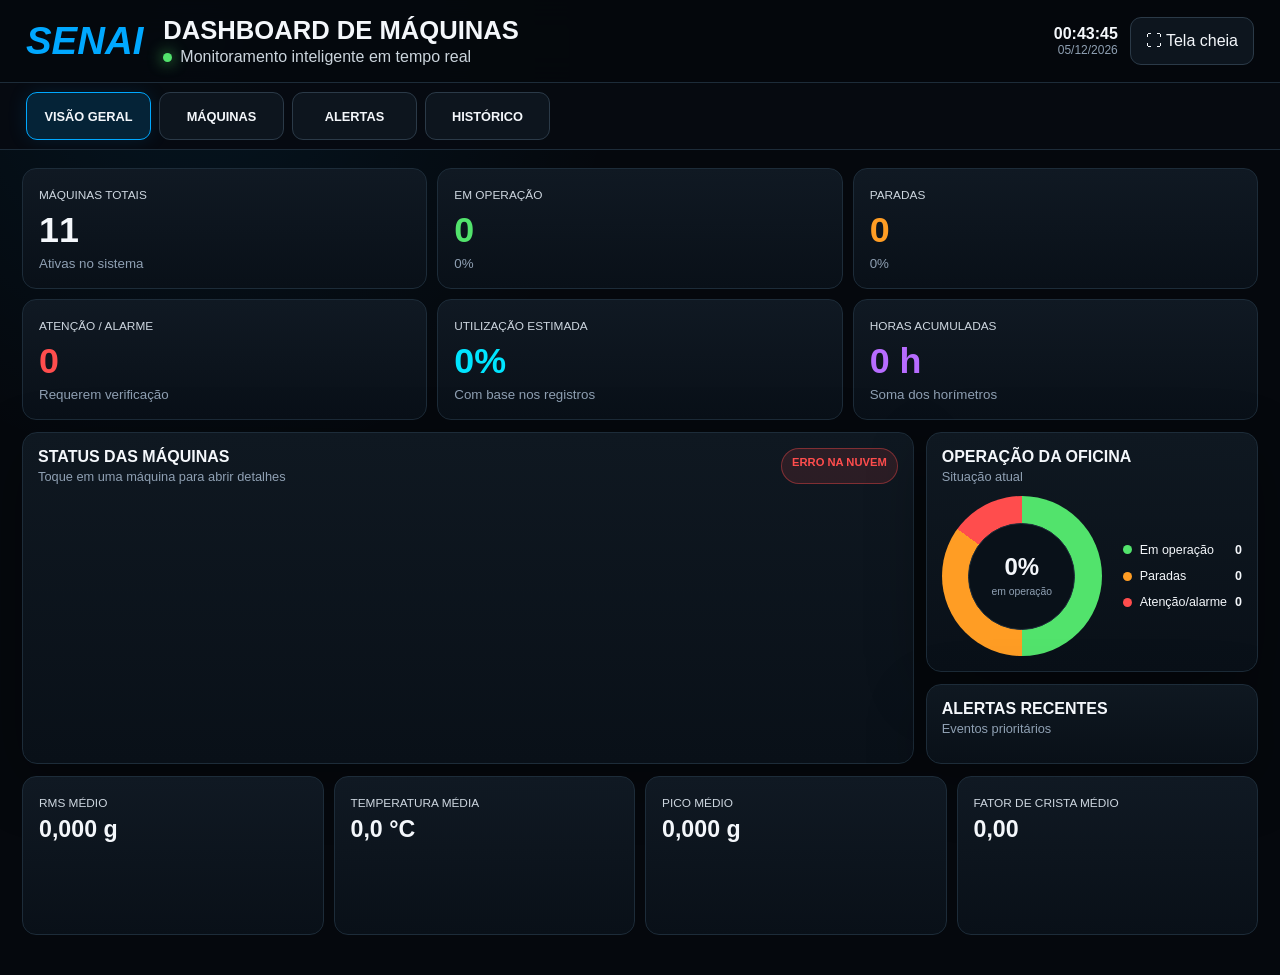
<file: index.html>
<!DOCTYPE html><html lang="pt-BR"><head><meta charset="UTF-8"><meta name="viewport" content="width=device-width,initial-scale=1,viewport-fit=cover"><meta name="theme-color" content="#05080d"><title>SENAI | Monitoramento Inteligente</title><link rel="stylesheet" href="style.css?v=2.1.0"></head><body><div class="gridbg"></div><header class="top"><div class="brand"><b>SENAI</b><div><h1>Dashboard de Máquinas</h1><p><span class="dot"></span>Monitoramento inteligente em tempo real</p></div></div><div class="actions"><div class="clock"><strong id="clock">--:--:--</strong><span id="date">--/--/----</span></div><button id="full">⛶ Tela cheia</button></div></header><nav><button class="nav active" data-view="overview">Visão geral</button><button class="nav" data-view="machines">Máquinas</button><button class="nav" data-view="alerts">Alertas</button><button class="nav" data-view="history">Histórico</button></nav><main><section id="overview" class="view active"><div class="kpis"><article><span>Máquinas totais</span><strong id="kTotal">11</strong><small>Ativas no sistema</small></article><article class="g"><span>Em operação</span><strong id="kRun">0</strong><small id="kRunP">0%</small></article><article class="o"><span>Paradas</span><strong id="kStop">0</strong><small id="kStopP">0%</small></article><article class="r"><span>Atenção / Alarme</span><strong id="kAlert">0</strong><small>Requerem verificação</small></article><article class="c"><span>Utilização estimada</span><strong id="kUtil">0%</strong><small>Com base nos registros</small></article><article class="v"><span>Horas acumuladas</span><strong id="kHours">0 h</strong><small>Soma dos horímetros</small></article></div><div class="layout"><section class="panel"><div class="head"><div><h2>Status das máquinas</h2><p>Toque em uma máquina para abrir detalhes</p></div><span id="cloud" class="badge">DEMO</span></div><div id="machineGrid" class="machine-grid"></div></section><aside><section class="panel"><div class="head"><div><h2>Operação da oficina</h2><p>Situação atual</p></div></div><div class="donutRow"><div id="donut" class="donut"><div><strong id="donutPct">0%</strong><span>em operação</span></div></div><div class="legend"><p><i class="lg"></i>Em operação <b id="lRun">0</b></p><p><i class="lo"></i>Paradas <b id="lStop">0</b></p><p><i class="lr"></i>Atenção/alarme <b id="lAlert">0</b></p></div></div></section><section class="panel"><div class="head"><div><h2>Alertas recentes</h2><p>Eventos prioritários</p></div></div><div id="recentAlerts"></div></section></aside></div><div class="mini"><article><span>RMS médio</span><strong id="avgRms">0,000 g</strong><canvas id="sRms"></canvas></article><article><span>Temperatura média</span><strong id="avgTemp">-- °C</strong><canvas id="sTemp"></canvas></article><article><span>Pico médio</span><strong id="avgPeak">0,000 g</strong><canvas id="sPeak"></canvas></article><article><span>Fator de crista médio</span><strong id="avgCrest">0,00</strong><canvas id="sCrest"></canvas></article></div></section><section id="machines" class="view"><section class="panel"><div class="head"><div><h2>Máquinas monitoradas</h2><p>Selecione uma máquina</p></div></div><div id="machineGridLarge" class="machine-grid large"></div></section></section><section id="alerts" class="view"><section class="panel"><div class="head"><div><h2>Central de alertas</h2><p>Condição calculada pelos limites configurados</p></div></div><div id="alertsTable" class="table"></div></section></section><section id="history" class="view"><section class="panel"><div class="head"><div><h2>Histórico geral</h2><p>Últimos registros recebidos</p></div></div><div id="historyTable" class="table"></div></section></section></main><div id="modal" class="modal hidden"><div class="modalCard"><div class="modalHead"><div><small>DETALHAMENTO</small><h2 id="mTitle">Máquina</h2></div><button id="close">✕ Fechar</button></div><div class="detailKpis"><article><span>Status</span><strong id="dStatus">--</strong></article><article><span>Horímetro</span><strong id="dHours">--</strong></article><article><span>RMS</span><strong id="dRms">--</strong></article><article><span>Pico</span><strong id="dPeak">--</strong></article><article><span>Crest</span><strong id="dCrest">--</strong></article><article><span>Temperatura</span><strong id="dTemp">--</strong></article></div><div class="charts"><section class="panel"><h3>Vibração RMS</h3><canvas id="rmsChart"></canvas></section><section class="panel"><h3>Temperatura</h3><canvas id="tempChart"></canvas></section></div><section class="panel"><h3>Últimos registros</h3><div id="machineHistory" class="table"></div></section></div></div><script src="app.js?v=2.2.0"></script></body></html>
</file>
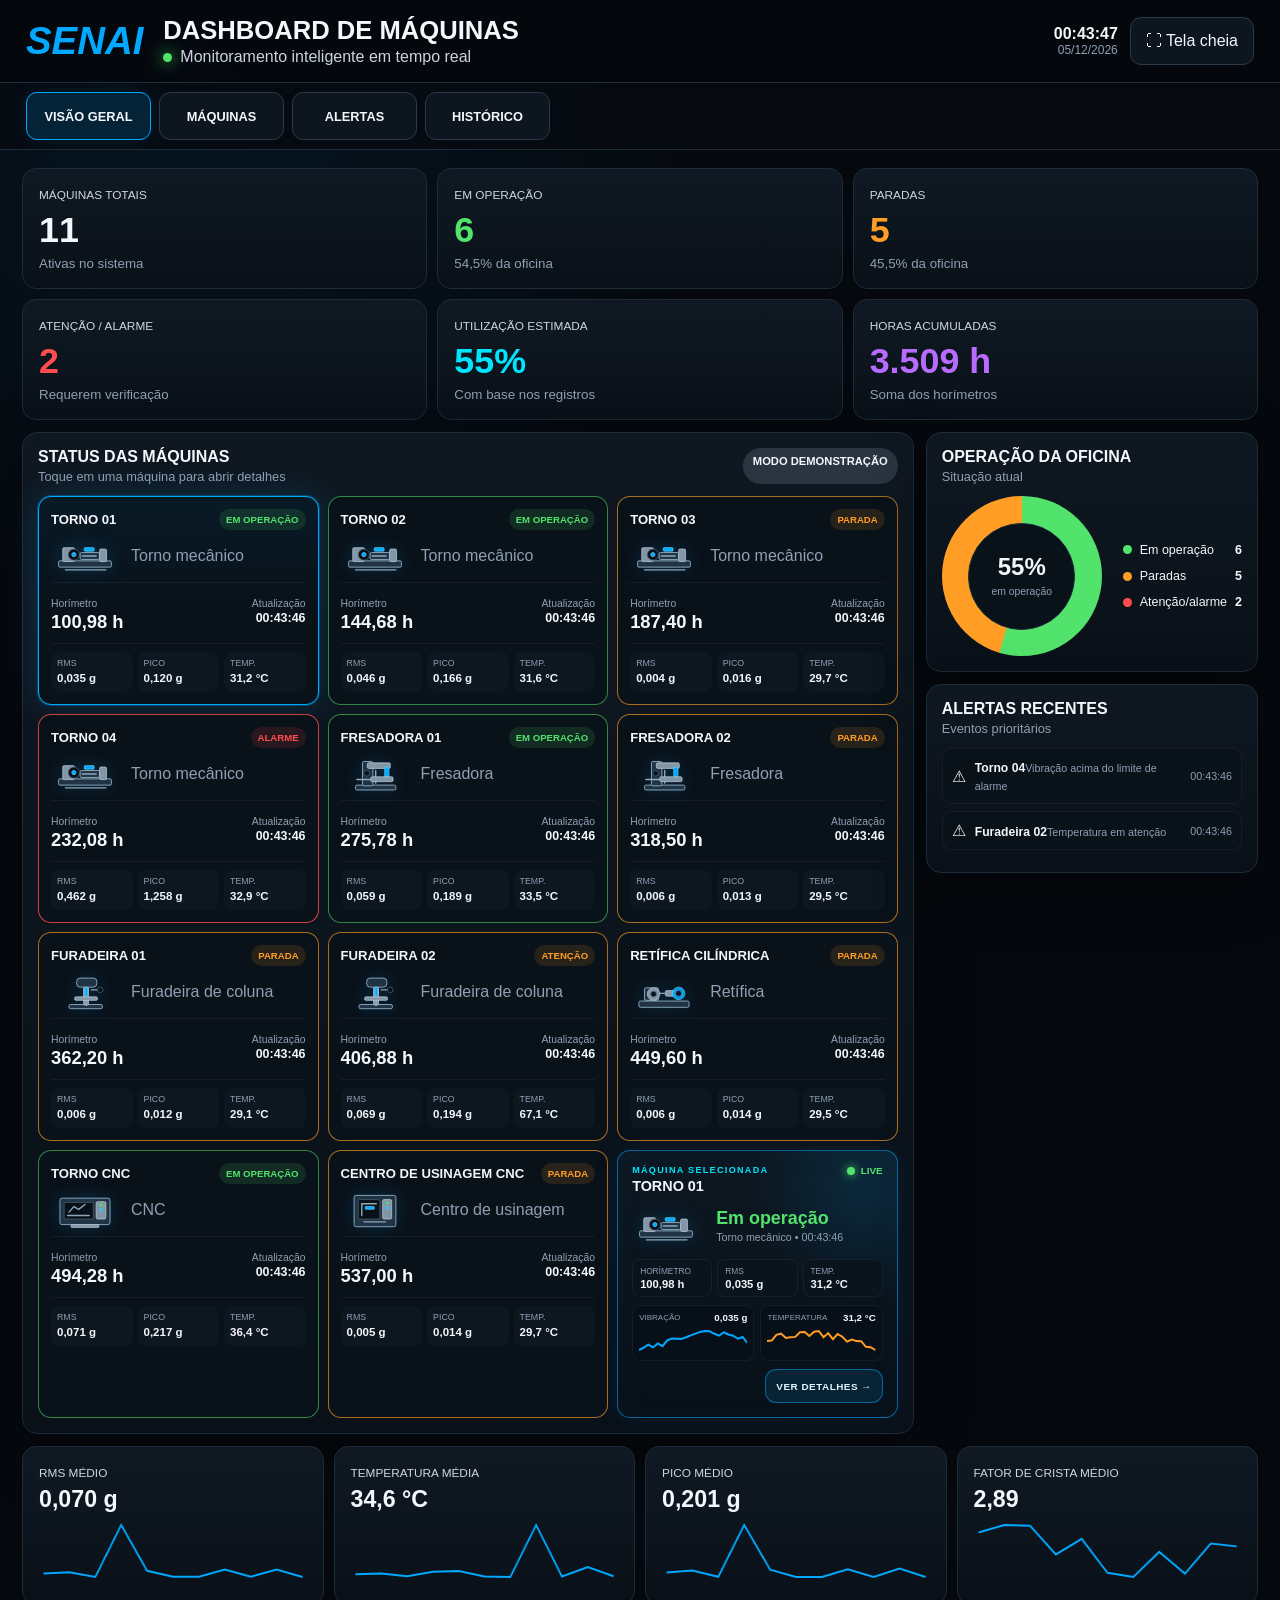
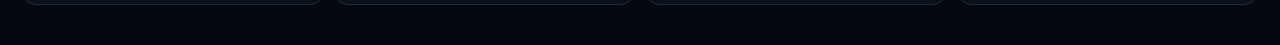
<file: simulacao/index.html>
<!DOCTYPE html><html lang="pt-BR"><head><meta charset="UTF-8"><meta name="viewport" content="width=device-width,initial-scale=1,viewport-fit=cover"><meta name="theme-color" content="#05080d"><title>SENAI | Monitoramento Inteligente</title><link rel="stylesheet" href="style.css"></head><body><div class="gridbg"></div><header class="top"><div class="brand"><b>SENAI</b><div><h1>Dashboard de Máquinas</h1><p><span class="dot"></span>Monitoramento inteligente em tempo real</p></div></div><div class="actions"><div class="clock"><strong id="clock">--:--:--</strong><span id="date">--/--/----</span></div><button id="full">⛶ Tela cheia</button></div></header><nav><button class="nav active" data-view="overview">Visão geral</button><button class="nav" data-view="machines">Máquinas</button><button class="nav" data-view="alerts">Alertas</button><button class="nav" data-view="history">Histórico</button></nav><main><section id="overview" class="view active"><div class="kpis"><article><span>Máquinas totais</span><strong id="kTotal">11</strong><small>Ativas no sistema</small></article><article class="g"><span>Em operação</span><strong id="kRun">0</strong><small id="kRunP">0%</small></article><article class="o"><span>Paradas</span><strong id="kStop">0</strong><small id="kStopP">0%</small></article><article class="r"><span>Atenção / Alarme</span><strong id="kAlert">0</strong><small>Requerem verificação</small></article><article class="c"><span>Utilização estimada</span><strong id="kUtil">0%</strong><small>Com base nos registros</small></article><article class="v"><span>Horas acumuladas</span><strong id="kHours">0 h</strong><small>Soma dos horímetros</small></article></div><div class="layout"><section class="panel"><div class="head"><div><h2>Status das máquinas</h2><p>Toque em uma máquina para abrir detalhes</p></div><span id="cloud" class="badge">DEMO</span></div><div id="machineGrid" class="machine-grid"></div></section><aside><section class="panel"><div class="head"><div><h2>Operação da oficina</h2><p>Situação atual</p></div></div><div class="donutRow"><div id="donut" class="donut"><div><strong id="donutPct">0%</strong><span>em operação</span></div></div><div class="legend"><p><i class="lg"></i>Em operação <b id="lRun">0</b></p><p><i class="lo"></i>Paradas <b id="lStop">0</b></p><p><i class="lr"></i>Atenção/alarme <b id="lAlert">0</b></p></div></div></section><section class="panel"><div class="head"><div><h2>Alertas recentes</h2><p>Eventos prioritários</p></div></div><div id="recentAlerts"></div></section></aside></div><div class="mini"><article><span>RMS médio</span><strong id="avgRms">0,000 g</strong><canvas id="sRms"></canvas></article><article><span>Temperatura média</span><strong id="avgTemp">-- °C</strong><canvas id="sTemp"></canvas></article><article><span>Pico médio</span><strong id="avgPeak">0,000 g</strong><canvas id="sPeak"></canvas></article><article><span>Fator de crista médio</span><strong id="avgCrest">0,00</strong><canvas id="sCrest"></canvas></article></div></section><section id="machines" class="view"><section class="panel"><div class="head"><div><h2>Máquinas monitoradas</h2><p>Selecione uma máquina</p></div></div><div id="machineGridLarge" class="machine-grid large"></div></section></section><section id="alerts" class="view"><section class="panel"><div class="head"><div><h2>Central de alertas</h2><p>Condição calculada pelos limites configurados</p></div></div><div id="alertsTable" class="table"></div></section></section><section id="history" class="view"><section class="panel"><div class="head"><div><h2>Histórico geral</h2><p>Últimos registros recebidos</p></div></div><div id="historyTable" class="table"></div></section></section></main><div id="modal" class="modal hidden"><div class="modalCard"><div class="modalHead"><div><small>DETALHAMENTO</small><h2 id="mTitle">Máquina</h2></div><button id="close">✕ Fechar</button></div><div class="detailKpis"><article><span>Status</span><strong id="dStatus">--</strong></article><article><span>Horímetro</span><strong id="dHours">--</strong></article><article><span>RMS</span><strong id="dRms">--</strong></article><article><span>Pico</span><strong id="dPeak">--</strong></article><article><span>Crest</span><strong id="dCrest">--</strong></article><article><span>Temperatura</span><strong id="dTemp">--</strong></article></div><div class="charts"><section class="panel"><h3>Vibração RMS</h3><canvas id="rmsChart"></canvas></section><section class="panel"><h3>Temperatura</h3><canvas id="tempChart"></canvas></section></div><section class="panel"><h3>Últimos registros</h3><div id="machineHistory" class="table"></div></section></div></div><script src="app.js"></script></body></html>
</file>
<file: style.css>
:root{--bg:#05080d;--panel:#0b131c;--line:#1d2c39;--txt:#f4f7fb;--muted:#8fa0b3;--blue:#00a8ff;--cyan:#00e5ff;--green:#52e36c;--orange:#ff9d24;--red:#ff4d4d;--violet:#b76cff}*{box-sizing:border-box}body{margin:0;min-width:320px;font-family:Segoe UI,Arial,sans-serif;background:radial-gradient(circle at 15% 5%,rgba(0,168,255,.08),transparent 30%),var(--bg);color:var(--txt)}button{font:inherit}.gridbg{position:fixed;inset:0;pointer-events:none;opacity:.16;background-image:linear-gradient(rgba(255,255,255,.025) 1px,transparent 1px),linear-gradient(90deg,rgba(255,255,255,.025) 1px,transparent 1px);background-size:40px 40px}.top{position:sticky;top:0;z-index:20;display:flex;justify-content:space-between;align-items:center;gap:20px;padding:16px 26px;background:rgba(5,8,13,.9);border-bottom:1px solid var(--line);backdrop-filter:blur(16px)}.brand{display:flex;gap:20px;align-items:center}.brand>b{font-size:clamp(1.8rem,3vw,3.3rem);font-style:italic;color:var(--blue)}h1{margin:0;font-size:clamp(1.2rem,2vw,2.1rem);text-transform:uppercase}.brand p{margin:3px 0 0;color:#cbd4dc}.dot{display:inline-block;width:9px;height:9px;border-radius:50%;background:var(--green);margin-right:8px;box-shadow:0 0 15px var(--green)}.actions{display:flex;gap:12px;align-items:center}.clock{text-align:right}.clock strong,.clock span{display:block}.clock span{font-size:.75rem;color:var(--muted)}button{min-height:48px;padding:11px 15px;border:1px solid #2b3a48;border-radius:11px;color:var(--txt);background:#0d151e;cursor:pointer}nav{position:sticky;top:83px;z-index:19;display:flex;gap:8px;padding:9px 26px;background:rgba(7,11,17,.95);border-bottom:1px solid var(--line);overflow:auto}.nav{min-width:125px;text-transform:uppercase;font-size:.8rem;font-weight:700}.nav.active{border-color:var(--blue);background:rgba(0,168,255,.16);box-shadow:0 0 20px rgba(0,168,255,.12)}main{position:relative;z-index:1;max-width:2300px;margin:auto;padding:18px 22px 40px}.view{display:none}.view.active{display:block}.kpis{display:grid;grid-template-columns:repeat(6,1fr);gap:10px;margin-bottom:12px}.kpis article,.mini article,.detailKpis article{padding:16px;border:1px solid var(--line);border-radius:14px;background:linear-gradient(#101923,#091018)}.kpis span,.mini span,.detailKpis span{font-size:.74rem;color:#cdd6df;text-transform:uppercase}.kpis strong{display:block;font-size:clamp(1.8rem,2.8vw,3rem);margin:7px 0 3px}.kpis small{color:var(--muted)}.kpis .g{color:var(--green)}.kpis .o{color:var(--orange)}.kpis .r{color:var(--red)}.kpis .c{color:var(--cyan)}.kpis .v{color:var(--violet)}.layout{display:grid;grid-template-columns:2.25fr .75fr;gap:12px}.panel{padding:15px;border:1px solid var(--line);border-radius:15px;background:linear-gradient(#0f1821,#091018);box-shadow:0 18px 60px rgba(0,0,0,.32)}.head{display:flex;justify-content:space-between;gap:14px;margin-bottom:12px}.head h2{margin:0 0 3px;font-size:1rem;text-transform:uppercase}.head p{margin:0;color:var(--muted);font-size:.8rem}.badge{padding:7px 10px;border-radius:999px;background:#2a3541;font-size:.7rem;font-weight:800}.badge.online{color:var(--green);border:1px solid rgba(82,227,108,.4);background:rgba(82,227,108,.12)}.badge.error{color:var(--red);border:1px solid rgba(255,77,77,.4);background:rgba(255,77,77,.12)}.machine-grid{display:grid;grid-template-columns:repeat(4,1fr);gap:9px}.machine-grid.large{grid-template-columns:repeat(5,1fr)}.machine{min-height:205px;padding:12px;border:1px solid #293847;border-radius:13px;background:#091119;cursor:pointer;transition:.2s}.machine:hover{transform:translateY(-2px);border-color:var(--blue);box-shadow:0 0 26px rgba(0,168,255,.12)}.machine.running{border-color:rgba(82,227,108,.55)}.machine.stopped,.machine.warning{border-color:rgba(255,157,36,.65)}.machine.alarm{border-color:rgba(255,77,77,.8)}.mhead{display:flex;justify-content:space-between;gap:10px;align-items:center}.mhead h3{margin:0;font-size:.82rem;text-transform:uppercase}.pill{padding:5px 7px;border-radius:999px;font-size:.6rem;font-weight:800;text-transform:uppercase}.running .pill{color:var(--green);background:rgba(82,227,108,.12)}.stopped .pill,.warning .pill{color:var(--orange);background:rgba(255,157,36,.12)}.alarm .pill{color:var(--red);background:rgba(255,77,77,.12)}.visual{height:52px;display:flex;align-items:center;gap:12px;color:var(--muted)}.visual b{font-size:2rem}.mainrow{display:flex;justify-content:space-between;gap:10px;padding:10px 0;border-top:1px solid rgba(255,255,255,.05);border-bottom:1px solid rgba(255,255,255,.05)}.mainrow span{font-size:.65rem;color:var(--muted)}.mainrow strong{display:block;font-size:1.15rem}.metrics{display:grid;grid-template-columns:repeat(3,1fr);gap:5px;margin-top:8px}.metrics div{padding:6px;background:#0d1720;border-radius:8px}.metrics span{display:block;font-size:.55rem;color:var(--muted);text-transform:uppercase}.metrics strong{font-size:.72rem}.layout aside{display:grid;gap:12px;align-content:start}.donutRow{display:grid;grid-template-columns:165px 1fr;gap:16px;align-items:center}.donut{width:160px;height:160px;border-radius:50%;display:grid;place-items:center;background:conic-gradient(var(--green) 0 50%,var(--orange) 50% 85%,var(--red) 85%)}.donut:before{content:"";position:absolute;width:105px;height:105px;border-radius:50%;background:#091119;border:1px solid var(--line)}.donut>div{position:relative;text-align:center}.donut strong{display:block;font-size:1.5rem}.donut span{font-size:.65rem;color:var(--muted)}.legend p{display:flex;gap:8px;align-items:center;font-size:.78rem}.legend b{margin-left:auto}.legend i{width:9px;height:9px;border-radius:50%}.lg{background:var(--green)}.lo{background:var(--orange)}.lr{background:var(--red)}.alert{display:grid;grid-template-columns:auto 1fr auto;gap:9px;align-items:center;padding:9px;border:1px solid rgba(255,255,255,.05);border-radius:9px;background:#091119;margin-bottom:7px}.alert strong{font-size:.76rem}.alert span,.alert time{font-size:.67rem;color:var(--muted)}.mini{display:grid;grid-template-columns:repeat(4,1fr);gap:10px;margin-top:12px}.mini strong{display:block;font-size:1.45rem;margin:5px 0}.mini canvas{width:100%;height:66px}.table{overflow:auto}.table table{width:100%;min-width:900px;border-collapse:collapse}.table th,.table td{padding:10px;border-bottom:1px solid var(--line);font-size:.76rem;text-align:left;white-space:nowrap}.table th{color:var(--muted);font-size:.66rem;text-transform:uppercase}.modal{position:fixed;inset:0;z-index:50;display:grid;place-items:center;padding:16px;background:rgba(0,0,0,.76);backdrop-filter:blur(10px)}.hidden{display:none}.modalCard{width:min(1500px,96vw);max-height:94vh;overflow:auto;padding:17px;border-radius:17px;border:1px solid #2c3d4b;background:linear-gradient(#0b131c,#060a0f)}.modalHead{display:flex;justify-content:space-between;align-items:center}.modalHead h2{margin:2px 0 12px;text-transform:uppercase}.detailKpis{display:grid;grid-template-columns:repeat(6,1fr);gap:8px;margin-bottom:10px}.detailKpis strong{display:block;font-size:1.2rem;margin-top:5px}.charts{display:grid;grid-template-columns:1fr 1fr;gap:10px;margin-bottom:10px}.charts canvas{width:100%;height:250px;background:#070d13;border-radius:8px}@media(max-width:1500px){.kpis{grid-template-columns:repeat(3,1fr)}.machine-grid{grid-template-columns:repeat(3,1fr)}.machine-grid.large{grid-template-columns:repeat(4,1fr)}}@media(max-width:1100px){.layout{grid-template-columns:1fr}.machine-grid,.machine-grid.large{grid-template-columns:repeat(2,1fr)}.mini{grid-template-columns:repeat(2,1fr)}.detailKpis{grid-template-columns:repeat(3,1fr)}}@media(max-width:720px){.top{flex-direction:column;align-items:flex-start;padding:13px}.actions{width:100%;justify-content:space-between}nav{top:135px;padding:8px 10px}main{padding:10px}.kpis{grid-template-columns:repeat(2,1fr)}.machine-grid,.machine-grid.large{grid-template-columns:1fr}.mini{grid-template-columns:1fr}.donutRow{grid-template-columns:1fr;justify-items:center}.detailKpis{grid-template-columns:repeat(2,1fr)}.charts{grid-template-columns:1fr}}@media(min-width:1900px){body{font-size:18px}.machine{min-height:235px}button{min-height:56px}.mhead h3{font-size:1rem}.mainrow strong{font-size:1.45rem}}


/* ==========================================================
   V2 — ÍCONES TÉCNICOS + PAINEL DINÂMICO DA MÁQUINA SELECIONADA
   ========================================================== */

.tech-icon{
  width:68px;
  height:48px;
  display:grid;
  place-items:center;
  flex:0 0 auto;
}
.tech-icon svg{
  width:64px;
  height:44px;
  overflow:visible;
  filter:drop-shadow(0 0 9px rgba(0,168,255,.18));
}
.tech-icon .body{fill:#203445;stroke:#87a6bb;stroke-width:1.4}
.tech-icon .accent{fill:#00a8ff;stroke:#64d6ff;stroke-width:1}
.tech-icon .metal{fill:#8396a8;stroke:#c0ccd6;stroke-width:1}
.tech-icon .dark{fill:#081018;stroke:#526777;stroke-width:1}
.tech-icon .line{fill:none;stroke:#8fa7b9;stroke-width:2;stroke-linecap:round}
.tech-icon .glow{fill:#52e36c;filter:drop-shadow(0 0 4px rgba(82,227,108,.7))}

.machine.selected{
  border-color:var(--blue)!important;
  box-shadow:0 0 0 1px rgba(0,168,255,.28),0 0 34px rgba(0,168,255,.18);
  background:
    linear-gradient(180deg,rgba(0,168,255,.06),transparent 58%),
    #091119;
}

.machine-focus{
  min-height:205px;
  padding:14px;
  border:1px solid rgba(0,168,255,.55);
  border-radius:13px;
  background:
    radial-gradient(circle at 88% 15%,rgba(0,168,255,.12),transparent 33%),
    linear-gradient(180deg,#0d1822,#081018);
  box-shadow:inset 0 0 35px rgba(0,168,255,.035),0 0 28px rgba(0,168,255,.08);
  overflow:hidden;
}
.focus-head{
  display:flex;
  align-items:flex-start;
  justify-content:space-between;
  gap:12px;
  margin-bottom:8px;
}
.focus-kicker{
  display:block;
  color:var(--cyan);
  font-size:.57rem;
  letter-spacing:.14em;
  font-weight:800;
  text-transform:uppercase;
  margin-bottom:3px;
}
.focus-head h3{
  margin:0;
  font-size:.9rem;
  text-transform:uppercase;
}
.focus-live{
  display:flex;
  align-items:center;
  gap:6px;
  color:var(--green);
  font-size:.62rem;
  font-weight:800;
  white-space:nowrap;
}
.focus-live i{
  width:8px;height:8px;border-radius:50%;
  background:var(--green);
  box-shadow:0 0 10px var(--green);
}
.focus-body{
  display:grid;
  grid-template-columns:74px 1fr;
  gap:10px;
  align-items:center;
}
.focus-summary{
  min-width:0;
}
.focus-state{
  font-size:1.12rem;
  font-weight:800;
  line-height:1.05;
}
.focus-state.running{color:var(--green)}
.focus-state.stopped{color:var(--orange)}
.focus-state.warning{color:var(--orange)}
.focus-state.alarm{color:var(--red)}
.focus-sub{
  margin-top:4px;
  color:var(--muted);
  font-size:.67rem;
}
.focus-metrics{
  display:grid;
  grid-template-columns:repeat(3,1fr);
  gap:5px;
  margin-top:9px;
}
.focus-metrics div{
  min-width:0;
  padding:6px 7px;
  border:1px solid rgba(255,255,255,.05);
  border-radius:8px;
  background:#0a141d;
}
.focus-metrics span{
  display:block;
  font-size:.52rem;
  color:var(--muted);
  text-transform:uppercase;
}
.focus-metrics strong{
  display:block;
  margin-top:2px;
  font-size:.7rem;
  white-space:nowrap;
}
.focus-trend{
  display:grid;
  grid-template-columns:1fr 1fr;
  gap:6px;
  margin-top:8px;
}
.focus-trend-box{
  padding:6px;
  border:1px solid rgba(255,255,255,.05);
  border-radius:8px;
  background:#071018;
}
.focus-trend-box header{
  display:flex;
  justify-content:space-between;
  align-items:center;
  gap:6px;
  margin-bottom:3px;
}
.focus-trend-box span{
  color:var(--muted);
  font-size:.5rem;
  text-transform:uppercase;
}
.focus-trend-box b{font-size:.61rem}
.focus-trend svg{
  width:100%;
  height:28px;
  display:block;
}
.focus-trend polyline{
  fill:none;
  stroke:var(--blue);
  stroke-width:2;
  vector-effect:non-scaling-stroke;
}
.focus-trend .temp-line{stroke:var(--orange)}
.focus-actions{
  display:flex;
  justify-content:flex-end;
  margin-top:8px;
}
.focus-button{
  min-height:34px;
  padding:6px 10px;
  border-color:rgba(0,168,255,.5);
  background:rgba(0,168,255,.12);
  color:#dff5ff;
  font-size:.62rem;
  font-weight:800;
  text-transform:uppercase;
  letter-spacing:.05em;
}

@media(min-width:1800px){
  .tech-icon{width:78px;height:56px}
  .tech-icon svg{width:74px;height:52px}
  .focus-state{font-size:1.3rem}
}

@media(max-width:1100px){
  .machine-focus{min-height:230px}
}

@media(max-width:720px){
  .focus-body{grid-template-columns:64px 1fr}
  .focus-trend{grid-template-columns:1fr}
}
</file>
<file: simulacao/style.css>
:root{--bg:#05080d;--panel:#0b131c;--line:#1d2c39;--txt:#f4f7fb;--muted:#8fa0b3;--blue:#00a8ff;--cyan:#00e5ff;--green:#52e36c;--orange:#ff9d24;--red:#ff4d4d;--violet:#b76cff}*{box-sizing:border-box}body{margin:0;min-width:320px;font-family:Segoe UI,Arial,sans-serif;background:radial-gradient(circle at 15% 5%,rgba(0,168,255,.08),transparent 30%),var(--bg);color:var(--txt)}button{font:inherit}.gridbg{position:fixed;inset:0;pointer-events:none;opacity:.16;background-image:linear-gradient(rgba(255,255,255,.025) 1px,transparent 1px),linear-gradient(90deg,rgba(255,255,255,.025) 1px,transparent 1px);background-size:40px 40px}.top{position:sticky;top:0;z-index:20;display:flex;justify-content:space-between;align-items:center;gap:20px;padding:16px 26px;background:rgba(5,8,13,.9);border-bottom:1px solid var(--line);backdrop-filter:blur(16px)}.brand{display:flex;gap:20px;align-items:center}.brand>b{font-size:clamp(1.8rem,3vw,3.3rem);font-style:italic;color:var(--blue)}h1{margin:0;font-size:clamp(1.2rem,2vw,2.1rem);text-transform:uppercase}.brand p{margin:3px 0 0;color:#cbd4dc}.dot{display:inline-block;width:9px;height:9px;border-radius:50%;background:var(--green);margin-right:8px;box-shadow:0 0 15px var(--green)}.actions{display:flex;gap:12px;align-items:center}.clock{text-align:right}.clock strong,.clock span{display:block}.clock span{font-size:.75rem;color:var(--muted)}button{min-height:48px;padding:11px 15px;border:1px solid #2b3a48;border-radius:11px;color:var(--txt);background:#0d151e;cursor:pointer}nav{position:sticky;top:83px;z-index:19;display:flex;gap:8px;padding:9px 26px;background:rgba(7,11,17,.95);border-bottom:1px solid var(--line);overflow:auto}.nav{min-width:125px;text-transform:uppercase;font-size:.8rem;font-weight:700}.nav.active{border-color:var(--blue);background:rgba(0,168,255,.16);box-shadow:0 0 20px rgba(0,168,255,.12)}main{position:relative;z-index:1;max-width:2300px;margin:auto;padding:18px 22px 40px}.view{display:none}.view.active{display:block}.kpis{display:grid;grid-template-columns:repeat(6,1fr);gap:10px;margin-bottom:12px}.kpis article,.mini article,.detailKpis article{padding:16px;border:1px solid var(--line);border-radius:14px;background:linear-gradient(#101923,#091018)}.kpis span,.mini span,.detailKpis span{font-size:.74rem;color:#cdd6df;text-transform:uppercase}.kpis strong{display:block;font-size:clamp(1.8rem,2.8vw,3rem);margin:7px 0 3px}.kpis small{color:var(--muted)}.kpis .g{color:var(--green)}.kpis .o{color:var(--orange)}.kpis .r{color:var(--red)}.kpis .c{color:var(--cyan)}.kpis .v{color:var(--violet)}.layout{display:grid;grid-template-columns:2.25fr .75fr;gap:12px}.panel{padding:15px;border:1px solid var(--line);border-radius:15px;background:linear-gradient(#0f1821,#091018);box-shadow:0 18px 60px rgba(0,0,0,.32)}.head{display:flex;justify-content:space-between;gap:14px;margin-bottom:12px}.head h2{margin:0 0 3px;font-size:1rem;text-transform:uppercase}.head p{margin:0;color:var(--muted);font-size:.8rem}.badge{padding:7px 10px;border-radius:999px;background:#2a3541;font-size:.7rem;font-weight:800}.badge.online{color:var(--green);border:1px solid rgba(82,227,108,.4);background:rgba(82,227,108,.12)}.badge.error{color:var(--red);border:1px solid rgba(255,77,77,.4);background:rgba(255,77,77,.12)}.machine-grid{display:grid;grid-template-columns:repeat(4,1fr);gap:9px}.machine-grid.large{grid-template-columns:repeat(5,1fr)}.machine{min-height:205px;padding:12px;border:1px solid #293847;border-radius:13px;background:#091119;cursor:pointer;transition:.2s}.machine:hover{transform:translateY(-2px);border-color:var(--blue);box-shadow:0 0 26px rgba(0,168,255,.12)}.machine.running{border-color:rgba(82,227,108,.55)}.machine.stopped,.machine.warning{border-color:rgba(255,157,36,.65)}.machine.alarm{border-color:rgba(255,77,77,.8)}.mhead{display:flex;justify-content:space-between;gap:10px;align-items:center}.mhead h3{margin:0;font-size:.82rem;text-transform:uppercase}.pill{padding:5px 7px;border-radius:999px;font-size:.6rem;font-weight:800;text-transform:uppercase}.running .pill{color:var(--green);background:rgba(82,227,108,.12)}.stopped .pill,.warning .pill{color:var(--orange);background:rgba(255,157,36,.12)}.alarm .pill{color:var(--red);background:rgba(255,77,77,.12)}.visual{height:52px;display:flex;align-items:center;gap:12px;color:var(--muted)}.visual b{font-size:2rem}.mainrow{display:flex;justify-content:space-between;gap:10px;padding:10px 0;border-top:1px solid rgba(255,255,255,.05);border-bottom:1px solid rgba(255,255,255,.05)}.mainrow span{font-size:.65rem;color:var(--muted)}.mainrow strong{display:block;font-size:1.15rem}.metrics{display:grid;grid-template-columns:repeat(3,1fr);gap:5px;margin-top:8px}.metrics div{padding:6px;background:#0d1720;border-radius:8px}.metrics span{display:block;font-size:.55rem;color:var(--muted);text-transform:uppercase}.metrics strong{font-size:.72rem}.layout aside{display:grid;gap:12px;align-content:start}.donutRow{display:grid;grid-template-columns:165px 1fr;gap:16px;align-items:center}.donut{width:160px;height:160px;border-radius:50%;display:grid;place-items:center;background:conic-gradient(var(--green) 0 50%,var(--orange) 50% 85%,var(--red) 85%)}.donut:before{content:"";position:absolute;width:105px;height:105px;border-radius:50%;background:#091119;border:1px solid var(--line)}.donut>div{position:relative;text-align:center}.donut strong{display:block;font-size:1.5rem}.donut span{font-size:.65rem;color:var(--muted)}.legend p{display:flex;gap:8px;align-items:center;font-size:.78rem}.legend b{margin-left:auto}.legend i{width:9px;height:9px;border-radius:50%}.lg{background:var(--green)}.lo{background:var(--orange)}.lr{background:var(--red)}.alert{display:grid;grid-template-columns:auto 1fr auto;gap:9px;align-items:center;padding:9px;border:1px solid rgba(255,255,255,.05);border-radius:9px;background:#091119;margin-bottom:7px}.alert strong{font-size:.76rem}.alert span,.alert time{font-size:.67rem;color:var(--muted)}.mini{display:grid;grid-template-columns:repeat(4,1fr);gap:10px;margin-top:12px}.mini strong{display:block;font-size:1.45rem;margin:5px 0}.mini canvas{width:100%;height:66px}.table{overflow:auto}.table table{width:100%;min-width:900px;border-collapse:collapse}.table th,.table td{padding:10px;border-bottom:1px solid var(--line);font-size:.76rem;text-align:left;white-space:nowrap}.table th{color:var(--muted);font-size:.66rem;text-transform:uppercase}.modal{position:fixed;inset:0;z-index:50;display:grid;place-items:center;padding:16px;background:rgba(0,0,0,.76);backdrop-filter:blur(10px)}.hidden{display:none}.modalCard{width:min(1500px,96vw);max-height:94vh;overflow:auto;padding:17px;border-radius:17px;border:1px solid #2c3d4b;background:linear-gradient(#0b131c,#060a0f)}.modalHead{display:flex;justify-content:space-between;align-items:center}.modalHead h2{margin:2px 0 12px;text-transform:uppercase}.detailKpis{display:grid;grid-template-columns:repeat(6,1fr);gap:8px;margin-bottom:10px}.detailKpis strong{display:block;font-size:1.2rem;margin-top:5px}.charts{display:grid;grid-template-columns:1fr 1fr;gap:10px;margin-bottom:10px}.charts canvas{width:100%;height:250px;background:#070d13;border-radius:8px}@media(max-width:1500px){.kpis{grid-template-columns:repeat(3,1fr)}.machine-grid{grid-template-columns:repeat(3,1fr)}.machine-grid.large{grid-template-columns:repeat(4,1fr)}}@media(max-width:1100px){.layout{grid-template-columns:1fr}.machine-grid,.machine-grid.large{grid-template-columns:repeat(2,1fr)}.mini{grid-template-columns:repeat(2,1fr)}.detailKpis{grid-template-columns:repeat(3,1fr)}}@media(max-width:720px){.top{flex-direction:column;align-items:flex-start;padding:13px}.actions{width:100%;justify-content:space-between}nav{top:135px;padding:8px 10px}main{padding:10px}.kpis{grid-template-columns:repeat(2,1fr)}.machine-grid,.machine-grid.large{grid-template-columns:1fr}.mini{grid-template-columns:1fr}.donutRow{grid-template-columns:1fr;justify-items:center}.detailKpis{grid-template-columns:repeat(2,1fr)}.charts{grid-template-columns:1fr}}@media(min-width:1900px){body{font-size:18px}.machine{min-height:235px}button{min-height:56px}.mhead h3{font-size:1rem}.mainrow strong{font-size:1.45rem}}


/* ==========================================================
   V2 — ÍCONES TÉCNICOS + PAINEL DINÂMICO DA MÁQUINA SELECIONADA
   ========================================================== */

.tech-icon{
  width:68px;
  height:48px;
  display:grid;
  place-items:center;
  flex:0 0 auto;
}
.tech-icon svg{
  width:64px;
  height:44px;
  overflow:visible;
  filter:drop-shadow(0 0 9px rgba(0,168,255,.18));
}
.tech-icon .body{fill:#203445;stroke:#87a6bb;stroke-width:1.4}
.tech-icon .accent{fill:#00a8ff;stroke:#64d6ff;stroke-width:1}
.tech-icon .metal{fill:#8396a8;stroke:#c0ccd6;stroke-width:1}
.tech-icon .dark{fill:#081018;stroke:#526777;stroke-width:1}
.tech-icon .line{fill:none;stroke:#8fa7b9;stroke-width:2;stroke-linecap:round}
.tech-icon .glow{fill:#52e36c;filter:drop-shadow(0 0 4px rgba(82,227,108,.7))}

.machine.selected{
  border-color:var(--blue)!important;
  box-shadow:0 0 0 1px rgba(0,168,255,.28),0 0 34px rgba(0,168,255,.18);
  background:
    linear-gradient(180deg,rgba(0,168,255,.06),transparent 58%),
    #091119;
}

.machine-focus{
  min-height:205px;
  padding:14px;
  border:1px solid rgba(0,168,255,.55);
  border-radius:13px;
  background:
    radial-gradient(circle at 88% 15%,rgba(0,168,255,.12),transparent 33%),
    linear-gradient(180deg,#0d1822,#081018);
  box-shadow:inset 0 0 35px rgba(0,168,255,.035),0 0 28px rgba(0,168,255,.08);
  overflow:hidden;
}
.focus-head{
  display:flex;
  align-items:flex-start;
  justify-content:space-between;
  gap:12px;
  margin-bottom:8px;
}
.focus-kicker{
  display:block;
  color:var(--cyan);
  font-size:.57rem;
  letter-spacing:.14em;
  font-weight:800;
  text-transform:uppercase;
  margin-bottom:3px;
}
.focus-head h3{
  margin:0;
  font-size:.9rem;
  text-transform:uppercase;
}
.focus-live{
  display:flex;
  align-items:center;
  gap:6px;
  color:var(--green);
  font-size:.62rem;
  font-weight:800;
  white-space:nowrap;
}
.focus-live i{
  width:8px;height:8px;border-radius:50%;
  background:var(--green);
  box-shadow:0 0 10px var(--green);
}
.focus-body{
  display:grid;
  grid-template-columns:74px 1fr;
  gap:10px;
  align-items:center;
}
.focus-summary{
  min-width:0;
}
.focus-state{
  font-size:1.12rem;
  font-weight:800;
  line-height:1.05;
}
.focus-state.running{color:var(--green)}
.focus-state.stopped{color:var(--orange)}
.focus-state.warning{color:var(--orange)}
.focus-state.alarm{color:var(--red)}
.focus-sub{
  margin-top:4px;
  color:var(--muted);
  font-size:.67rem;
}
.focus-metrics{
  display:grid;
  grid-template-columns:repeat(3,1fr);
  gap:5px;
  margin-top:9px;
}
.focus-metrics div{
  min-width:0;
  padding:6px 7px;
  border:1px solid rgba(255,255,255,.05);
  border-radius:8px;
  background:#0a141d;
}
.focus-metrics span{
  display:block;
  font-size:.52rem;
  color:var(--muted);
  text-transform:uppercase;
}
.focus-metrics strong{
  display:block;
  margin-top:2px;
  font-size:.7rem;
  white-space:nowrap;
}
.focus-trend{
  display:grid;
  grid-template-columns:1fr 1fr;
  gap:6px;
  margin-top:8px;
}
.focus-trend-box{
  padding:6px;
  border:1px solid rgba(255,255,255,.05);
  border-radius:8px;
  background:#071018;
}
.focus-trend-box header{
  display:flex;
  justify-content:space-between;
  align-items:center;
  gap:6px;
  margin-bottom:3px;
}
.focus-trend-box span{
  color:var(--muted);
  font-size:.5rem;
  text-transform:uppercase;
}
.focus-trend-box b{font-size:.61rem}
.focus-trend svg{
  width:100%;
  height:28px;
  display:block;
}
.focus-trend polyline{
  fill:none;
  stroke:var(--blue);
  stroke-width:2;
  vector-effect:non-scaling-stroke;
}
.focus-trend .temp-line{stroke:var(--orange)}
.focus-actions{
  display:flex;
  justify-content:flex-end;
  margin-top:8px;
}
.focus-button{
  min-height:34px;
  padding:6px 10px;
  border-color:rgba(0,168,255,.5);
  background:rgba(0,168,255,.12);
  color:#dff5ff;
  font-size:.62rem;
  font-weight:800;
  text-transform:uppercase;
  letter-spacing:.05em;
}

@media(min-width:1800px){
  .tech-icon{width:78px;height:56px}
  .tech-icon svg{width:74px;height:52px}
  .focus-state{font-size:1.3rem}
}

@media(max-width:1100px){
  .machine-focus{min-height:230px}
}

@media(max-width:720px){
  .focus-body{grid-template-columns:64px 1fr}
  .focus-trend{grid-template-columns:1fr}
}
</file>
